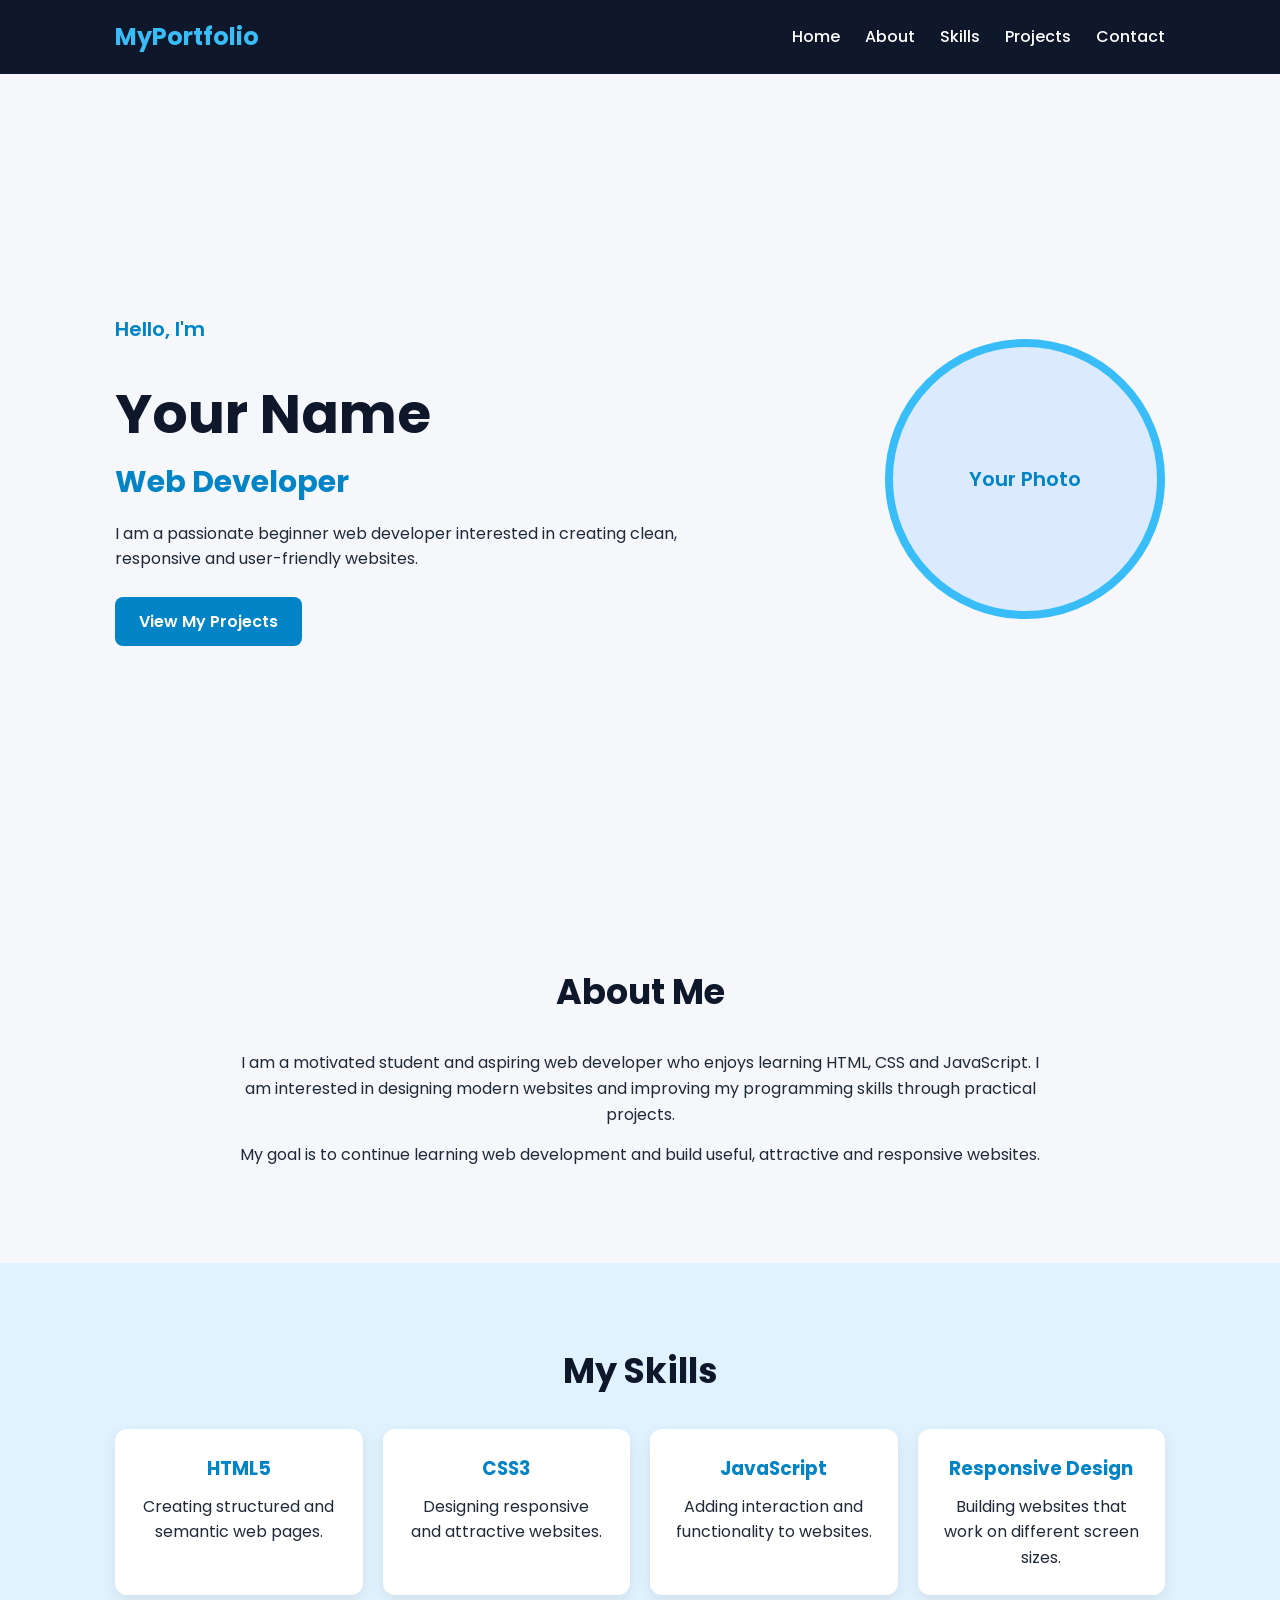
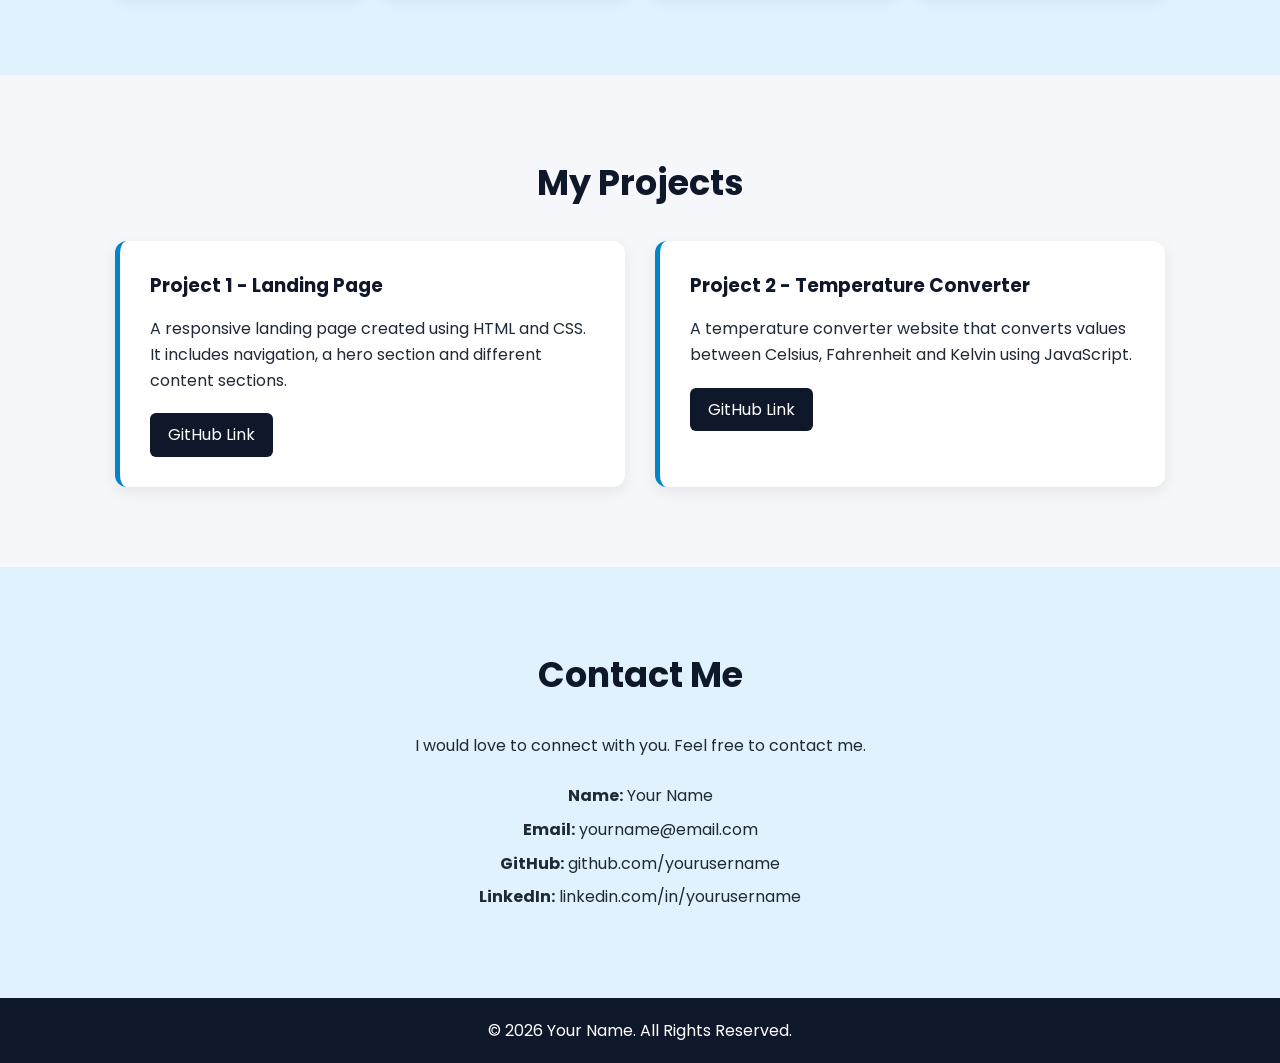
<file: index.html>
<!DOCTYPE html>
<html lang="en">
<head>
    <meta charset="UTF-8">
    <meta name="viewport" content="width=device-width, initial-scale=1.0">
    <title>My Portfolio</title>

    <!-- Google Font -->
    <link rel="preconnect" href="https://fonts.googleapis.com">
    <link rel="preconnect" href="https://fonts.gstatic.com" crossorigin>
    <link href="https://fonts.googleapis.com/css2?family=Poppins:wght@400;500;600;700&display=swap" rel="stylesheet">

    <link rel="stylesheet" href="style.css">
</head>

<body>

    <!-- Navigation -->
    <header>
        <nav class="navbar">
            <h2 class="logo">MyPortfolio</h2>

            <ul class="nav-links">
                <li><a href="#home">Home</a></li>
                <li><a href="#about">About</a></li>
                <li><a href="#skills">Skills</a></li>
                <li><a href="#projects">Projects</a></li>
                <li><a href="#contact">Contact</a></li>
            </ul>
        </nav>
    </header>

    <!-- Hero Section -->
    <section id="home" class="hero">
        <div class="hero-text">
            <p class="intro">Hello, I'm</p>
            <h1>Your Name</h1>
            <h2>Web Developer</h2>

            <p>
                I am a passionate beginner web developer interested in
                creating clean, responsive and user-friendly websites.
            </p>

            <a href="#projects" class="btn">View My Projects</a>
        </div>

        <div class="profile">
            <div class="profile-placeholder">
                Your Photo
            </div>
        </div>
    </section>

    <!-- About Section -->
    <section id="about" class="section">
        <h2>About Me</h2>

        <p>
            I am a motivated student and aspiring web developer who enjoys
            learning HTML, CSS and JavaScript. I am interested in designing
            modern websites and improving my programming skills through
            practical projects.
        </p>

        <p>
            My goal is to continue learning web development and build
            useful, attractive and responsive websites.
        </p>
    </section>

    <!-- Skills Section -->
    <section id="skills" class="section skills-section">
        <h2>My Skills</h2>

        <div class="skills-grid">
            <div class="skill-card">
                <h3>HTML5</h3>
                <p>Creating structured and semantic web pages.</p>
            </div>

            <div class="skill-card">
                <h3>CSS3</h3>
                <p>Designing responsive and attractive websites.</p>
            </div>

            <div class="skill-card">
                <h3>JavaScript</h3>
                <p>Adding interaction and functionality to websites.</p>
            </div>

            <div class="skill-card">
                <h3>Responsive Design</h3>
                <p>Building websites that work on different screen sizes.</p>
            </div>
        </div>
    </section>

    <!-- Projects Section -->
    <section id="projects" class="section">
        <h2>My Projects</h2>

        <div class="projects-grid">

            <div class="project-card">
                <h3>Project 1 - Landing Page</h3>

                <p>
                    A responsive landing page created using HTML and CSS.
                    It includes navigation, a hero section and different
                    content sections.
                </p>

                <a href="#" class="project-btn">GitHub Link</a>
            </div>

            <div class="project-card">
                <h3>Project 2 - Temperature Converter</h3>

                <p>
                    A temperature converter website that converts values
                    between Celsius, Fahrenheit and Kelvin using JavaScript.
                </p>

                <a href="#" class="project-btn">GitHub Link</a>
            </div>

        </div>
    </section>

    <!-- Contact Section -->
    <section id="contact" class="section contact">
        <h2>Contact Me</h2>

        <p>
            I would love to connect with you. Feel free to contact me.
        </p>

        <div class="contact-info">
            <p><strong>Name:</strong> Your Name</p>
            <p><strong>Email:</strong> yourname@email.com</p>
            <p><strong>GitHub:</strong> github.com/yourusername</p>
            <p><strong>LinkedIn:</strong> linkedin.com/in/yourusername</p>
        </div>
    </section>

    <!-- Footer -->
    <footer>
        <p>&copy; 2026 Your Name. All Rights Reserved.</p>
    </footer>

</body>
</html>
</file>
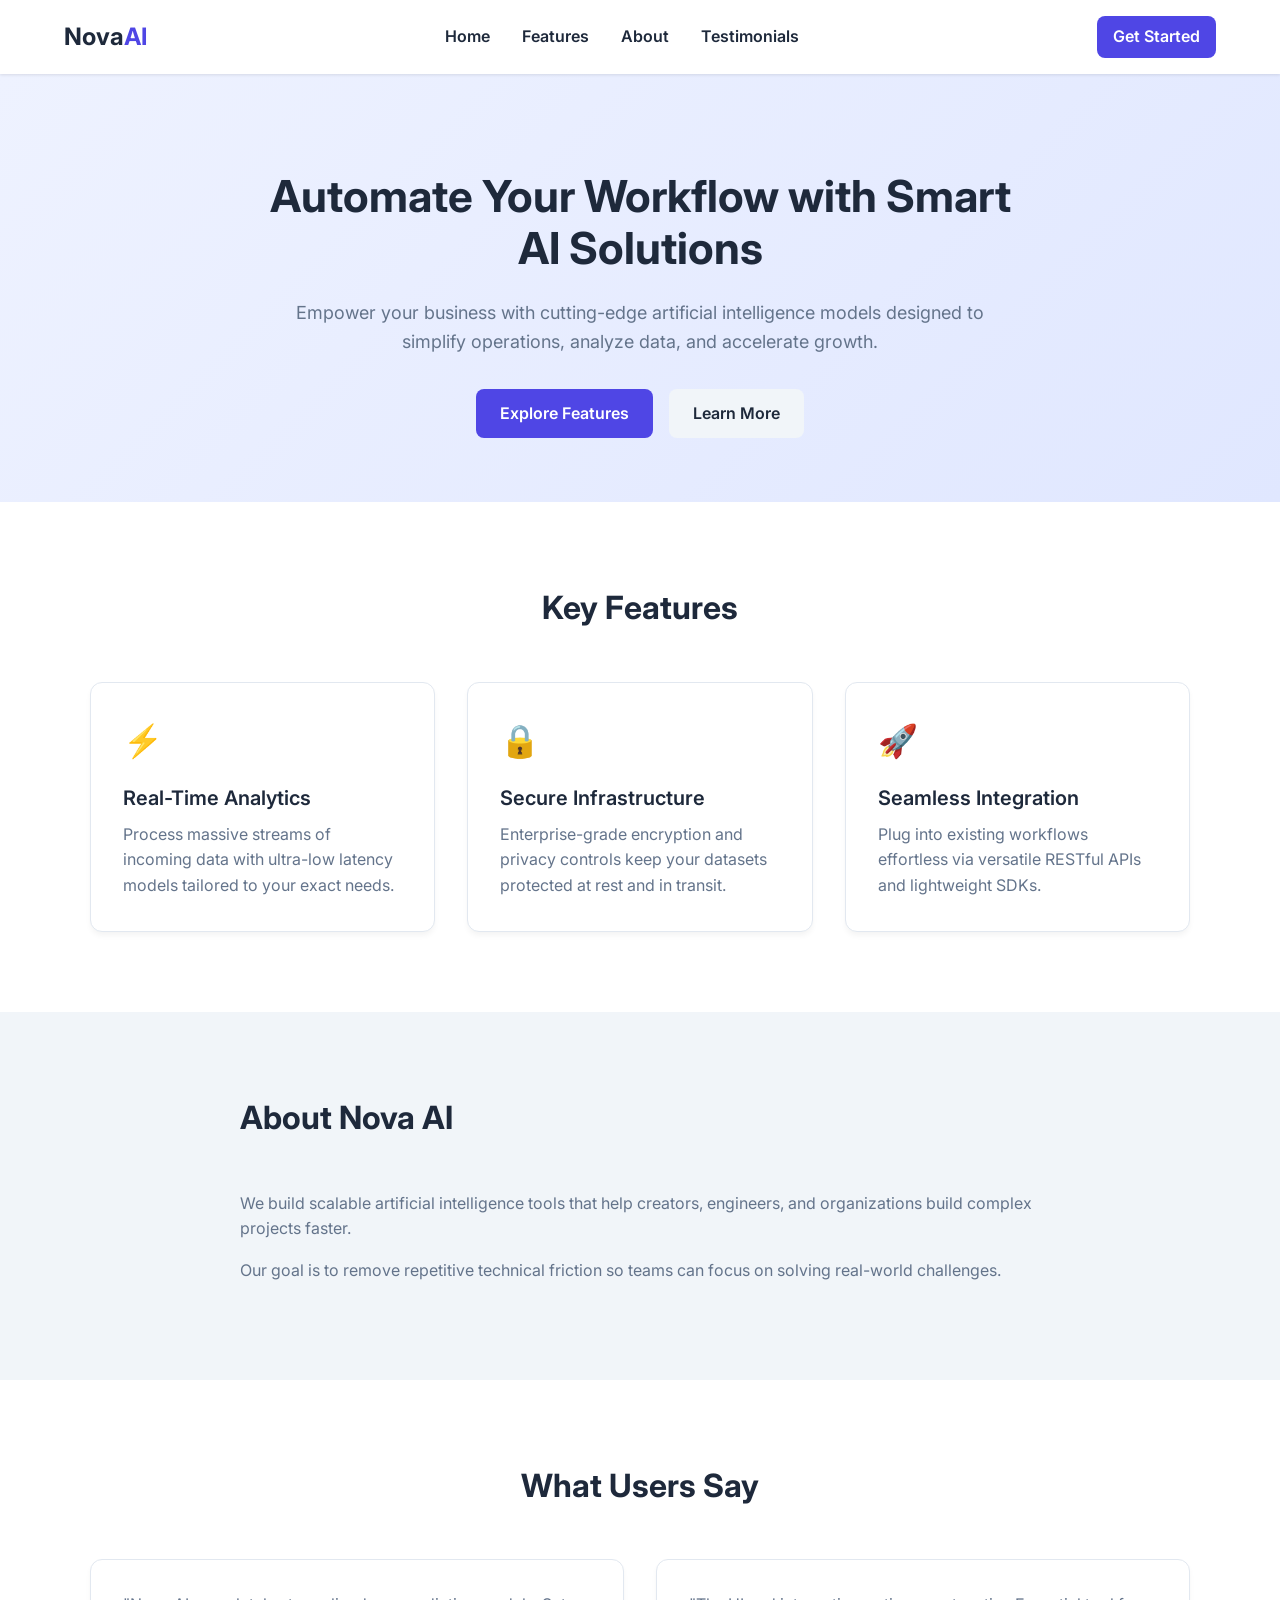
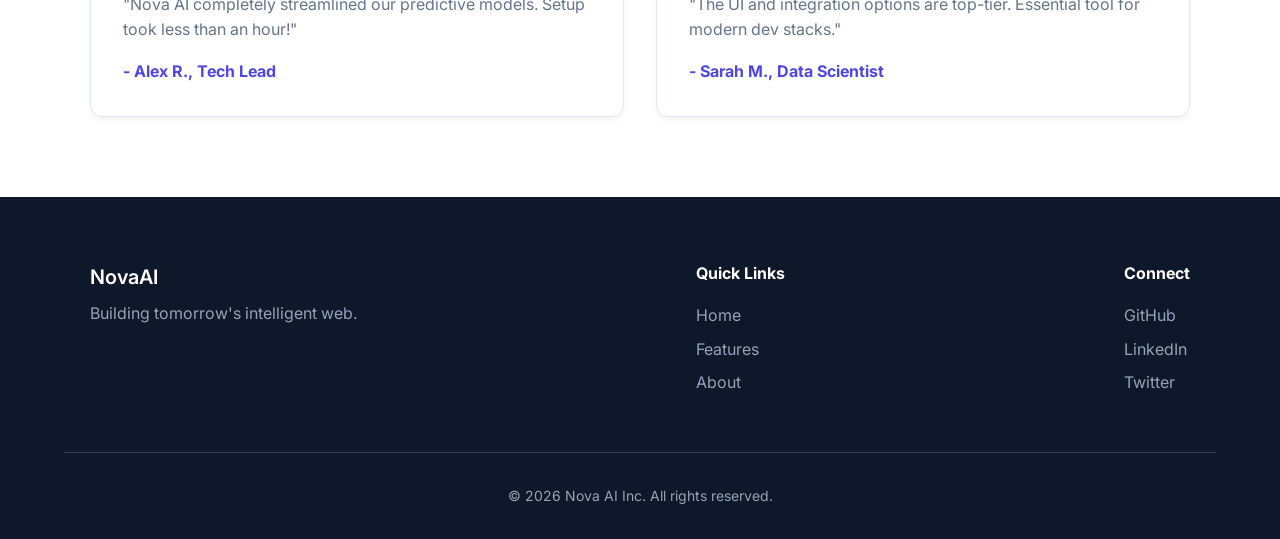
<file: [WebDev]-[Level1-Task1]-LandingPage/index.html>
<!DOCTYPE html>
<html lang="en">
<head>
    <meta charset="UTF-8">
    <meta name="viewport" content="width=device-width, initial-scale=1.0">
    <title>Nova AI - Next Gen Intelligence</title>
    <link rel="stylesheet" href="style.css">
    <!-- Google Fonts for Typography -->
    <link rel="preconnect" href="https://fonts.googleapis.com">
    <link rel="preconnect" href="https://fonts.gstatic.com" crossorigin>
    <link href="https://fonts.googleapis.com/css2?family=Inter:wght@400;600;700&display=swap" rel="stylesheet">
</head>
<body>

    <!-- Sticky Navigation Bar -->
    <header class="navbar">
        <div class="logo">Nova<span>AI</span></div>
        <nav>
            <ul class="nav-links">
                <li><a href="#hero">Home</a></li>
                <li><a href="#features">Features</a></li>
                <li><a href="#about">About</a></li>
                <li><a href="#testimonials">Testimonials</a></li>
            </ul>
        </nav>
        <a href="#hero" class="btn btn-nav">Get Started</a>
    </header>

    <!-- Hero Section -->
    <section id="hero" class="hero-section">
        <div class="hero-content">
            <h1>Automate Your Workflow with Smart AI Solutions</h1>
            <p>Empower your business with cutting-edge artificial intelligence models designed to simplify operations, analyze data, and accelerate growth.</p>
            <div class="hero-buttons">
                <a href="#features" class="btn btn-primary">Explore Features</a>
                <a href="#about" class="btn btn-secondary">Learn More</a>
            </div>
        </div>
    </section>

    <!-- Features Section -->
    <section id="features" class="section">
        <h2 class="section-title">Key Features</h2>
        <div class="card-grid">
            <div class="card">
                <div class="icon">⚡</div>
                <h3>Real-Time Analytics</h3>
                <p>Process massive streams of incoming data with ultra-low latency models tailored to your exact needs.</p>
            </div>
            <div class="card">
                <div class="icon">🔒</div>
                <h3>Secure Infrastructure</h3>
                <p>Enterprise-grade encryption and privacy controls keep your datasets protected at rest and in transit.</p>
            </div>
            <div class="card">
                <div class="icon">🚀</div>
                <h3>Seamless Integration</h3>
                <p>Plug into existing workflows effortless via versatile RESTful APIs and lightweight SDKs.</p>
            </div>
        </div>
    </section>

    <!-- About Section -->
    <section id="about" class="section bg-alt">
        <div class="about-container">
            <div class="about-text">
                <h2 class="section-title left-align">About Nova AI</h2>
                <p>We build scalable artificial intelligence tools that help creators, engineers, and organizations build complex projects faster.</p>
                <p>Our goal is to remove repetitive technical friction so teams can focus on solving real-world challenges.</p>
            </div>
        </div>
    </section>

    <!-- Testimonials Section -->
    <section id="testimonials" class="section">
        <h2 class="section-title">What Users Say</h2>
        <div class="card-grid">
            <div class="card testimonial-card">
                <p>"Nova AI completely streamlined our predictive models. Setup took less than an hour!"</p>
                <h4>- Alex R., Tech Lead</h4>
            </div>
            <div class="card testimonial-card">
                <p>"The UI and integration options are top-tier. Essential tool for modern dev stacks."</p>
                <h4>- Sarah M., Data Scientist</h4>
            </div>
        </div>
    </section>

    <!-- Footer Section -->
    <footer class="footer">
        <div class="footer-container">
            <div class="footer-brand">
                <h3>Nova<span>AI</span></h3>
                <p>Building tomorrow's intelligent web.</p>
            </div>
            <div class="footer-links">
                <h4>Quick Links</h4>
                <ul>
                    <li><a href="#hero">Home</a></li>
                    <li><a href="#features">Features</a></li>
                    <li><a href="#about">About</a></li>
                </ul>
            </div>
            <div class="footer-social">
                <h4>Connect</h4>
                <div class="social-links">
                    <a href="#">GitHub</a>
                    <a href="#">LinkedIn</a>
                    <a href="#">Twitter</a>
                </div>
            </div>
        </div>
        <div class="footer-bottom">
            <p>&copy; 2026 Nova AI Inc. All rights reserved.</p>
        </div>
    </footer>

</body>
</html>
</file>
<file: style.css>
/* General Reset */
* {
    margin: 0;
    padding: 0;
    box-sizing: border-box;
}

html {
    scroll-behavior: smooth;
}

body {
    font-family: "Poppins", sans-serif;
    background-color: #f5f7fb;
    color: #1f2937;
    line-height: 1.6;
}

/* Navigation */
header {
    position: sticky;
    top: 0;
    z-index: 1000;
    background-color: #0f172a;
}

.navbar {
    max-width: 1100px;
    margin: auto;
    padding: 18px 25px;
    display: flex;
    justify-content: space-between;
    align-items: center;
}

.logo {
    color: #38bdf8;
    font-size: 24px;
}

.nav-links {
    display: flex;
    list-style: none;
    gap: 25px;
}

.nav-links a {
    color: white;
    text-decoration: none;
    font-weight: 500;
    transition: color 0.3s;
}

.nav-links a:hover {
    color: #38bdf8;
}

/* Hero */
.hero {
    min-height: 90vh;
    max-width: 1100px;
    margin: auto;
    padding: 70px 25px;
    display: flex;
    justify-content: space-between;
    align-items: center;
    gap: 50px;
}

.hero-text {
    max-width: 600px;
}

.intro {
    color: #0284c7;
    font-size: 20px;
    font-weight: 600;
}

.hero h1 {
    font-size: 55px;
    color: #0f172a;
}

.hero h2 {
    font-size: 30px;
    color: #0284c7;
    margin-bottom: 15px;
}

.hero-text p {
    margin-bottom: 25px;
}

.btn {
    display: inline-block;
    background-color: #0284c7;
    color: white;
    text-decoration: none;
    padding: 12px 24px;
    border-radius: 8px;
    font-weight: 600;
    transition: background-color 0.3s;
}

.btn:hover {
    background-color: #0369a1;
}

/* Profile Placeholder */
.profile-placeholder {
    width: 280px;
    height: 280px;
    border-radius: 50%;
    background-color: #dbeafe;
    border: 8px solid #38bdf8;

    display: flex;
    align-items: center;
    justify-content: center;

    color: #0284c7;
    font-weight: 600;
    font-size: 20px;
}

/* Sections */
.section {
    max-width: 1100px;
    margin: auto;
    padding: 80px 25px;
}

.section h2 {
    text-align: center;
    font-size: 35px;
    color: #0f172a;
    margin-bottom: 30px;
}

.section > p {
    max-width: 800px;
    margin: 0 auto 15px;
    text-align: center;
}

/* Skills */
.skills-section {
    background-color: #e0f2fe;
    max-width: none;
    padding-left: calc((100% - 1050px) / 2);
    padding-right: calc((100% - 1050px) / 2);
}

.skills-grid {
    display: grid;
    grid-template-columns: repeat(4, 1fr);
    gap: 20px;
}

.skill-card {
    background-color: white;
    padding: 25px;
    border-radius: 12px;
    text-align: center;
    box-shadow: 0 5px 15px rgba(0, 0, 0, 0.08);
}

.skill-card h3 {
    color: #0284c7;
    margin-bottom: 10px;
}

/* Projects */
.projects-grid {
    display: grid;
    grid-template-columns: repeat(2, 1fr);
    gap: 30px;
}

.project-card {
    background-color: white;
    padding: 30px;
    border-radius: 12px;
    border-left: 5px solid #0284c7;
    box-shadow: 0 5px 15px rgba(0, 0, 0, 0.08);
}

.project-card h3 {
    color: #0f172a;
    margin-bottom: 15px;
}

.project-card p {
    margin-bottom: 20px;
}

.project-btn {
    display: inline-block;
    background-color: #0f172a;
    color: white;
    padding: 9px 18px;
    border-radius: 6px;
    text-decoration: none;
}

.project-btn:hover {
    background-color: #0284c7;
}

/* Contact */
.contact {
    background-color: #e0f2fe;
    max-width: none;
    text-align: center;
}

.contact-info {
    margin-top: 25px;
}

.contact-info p {
    margin: 8px;
}

/* Footer */
footer {
    background-color: #0f172a;
    color: white;
    text-align: center;
    padding: 20px;
}

/* Responsive Design */
@media (max-width: 800px) {

    .navbar {
        flex-direction: column;
        gap: 15px;
    }

    .nav-links {
        gap: 12px;
        flex-wrap: wrap;
        justify-content: center;
    }

    .hero {
        flex-direction: column-reverse;
        text-align: center;
        padding-top: 50px;
    }

    .hero h1 {
        font-size: 42px;
    }

    .skills-grid {
        grid-template-columns: repeat(2, 1fr);
    }

    .projects-grid {
        grid-template-columns: 1fr;
    }
}

@media (max-width: 500px) {

    .nav-links {
        gap: 8px;
        font-size: 13px;
    }

    .profile-placeholder {
        width: 210px;
        height: 210px;
    }

    .hero h1 {
        font-size: 35px;
    }

    .hero h2 {
        font-size: 24px;
    }

    .skills-grid {
        grid-template-columns: 1fr;
    }

    .section {
        padding: 60px 20px;
    }
}
</file>
<file: [WebDev]-[Level1-Task1]-LandingPage/style.css>
/* Reset and Box Sizing */
* {
    margin: 0;
    padding: 0;
    box-sizing: border-box;
}

:root {
    --primary-color: #4f46e5;
    --primary-hover: #4338ca;
    --bg-dark: #0f172a;
    --bg-light: #f8fafc;
    --bg-alt: #f1f5f9;
    --text-dark: #1e293b;
    --text-muted: #64748b;
    --text-light: #ffffff;
    --card-bg: #ffffff;
}

html {
    scroll-behavior: smooth;
    font-family: 'Inter', sans-serif;
    color: var(--text-dark);
    line-height: 1.6;
}

/* Typography */
h1 {
    font-size: 2.75rem;
    font-weight: 700;
    line-height: 1.2;
}

h2 {
    font-size: 2rem;
    font-weight: 700;
}

h3 {
    font-size: 1.25rem;
    font-weight: 600;
}

p {
    font-size: 1rem;
    color: var(--text-muted);
}

/* Navigation Bar */
.navbar {
    position: sticky;
    top: 0;
    z-index: 1000;
    display: flex;
    justify-content: space-between;
    align-items: center;
    padding: 1rem 5%;
    background-color: rgba(255, 255, 255, 0.95);
    backdrop-filter: blur(8px);
    box-shadow: 0 1px 3px rgba(0, 0, 0, 0.1);
}

.logo {
    font-size: 1.5rem;
    font-weight: 700;
    color: var(--text-dark);
}

.logo span {
    color: var(--primary-color);
}

.nav-links {
    display: flex;
    list-style: none;
    gap: 2rem;
}

.nav-links a {
    text-decoration: none;
    color: var(--text-dark);
    font-weight: 600;
    transition: color 0.2s;
}

.nav-links a:hover {
    color: var(--primary-color);
}

/* Buttons */
.btn {
    display: inline-block;
    padding: 0.75rem 1.5rem;
    border-radius: 8px;
    font-weight: 600;
    text-decoration: none;
    transition: background-color 0.2s, transform 0.1s;
}

.btn-primary {
    background-color: var(--primary-color);
    color: var(--text-light);
}

.btn-primary:hover {
    background-color: var(--primary-hover);
}

.btn-secondary {
    background-color: var(--bg-alt);
    color: var(--text-dark);
}

.btn-secondary:hover {
    background-color: #e2e8f0;
}

.btn-nav {
    background-color: var(--primary-color);
    color: var(--text-light);
    padding: 0.5rem 1rem;
}

/* Hero Section */
.hero-section {
    display: flex;
    align-items: center;
    justify-content: center;
    text-align: center;
    padding: 6rem 5% 4rem;
    background: linear-gradient(135deg, #eef2ff 0%, #e0e7ff 100%);
}

.hero-content {
    max-width: 750px;
}

.hero-content p {
    margin: 1.5rem 0 2rem;
    font-size: 1.125rem;
}

.hero-buttons {
    display: flex;
    gap: 1rem;
    justify-content: center;
}

/* General Layout Sections */
.section {
    padding: 5rem 5%;
}

.bg-alt {
    background-color: var(--bg-alt);
}

.section-title {
    text-align: center;
    margin-bottom: 3rem;
}

.left-align {
    text-align: left;
}

/* Cards & Grid Layout */
.card-grid {
    display: grid;
    grid-template-columns: repeat(auto-fit, minmax(250px, 1fr));
    gap: 2rem;
    max-width: 1100px;
    margin: 0 auto;
}

.card {
    background-color: var(--card-bg);
    padding: 2rem;
    border-radius: 12px;
    border: 1px solid #e2e8f0;
    box-shadow: 0 4px 6px -1px rgba(0, 0, 0, 0.05);
}

.card .icon {
    font-size: 2rem;
    margin-bottom: 1rem;
}

.card h3 {
    margin-bottom: 0.5rem;
}

.testimonial-card h4 {
    margin-top: 1rem;
    color: var(--primary-color);
}

/* About Section Layout */
.about-container {
    max-width: 800px;
    margin: 0 auto;
}

.about-text p {
    margin-bottom: 1rem;
}

/* Footer Section */
.footer {
    background-color: var(--bg-dark);
    color: var(--text-light);
    padding: 4rem 5% 2rem;
}

.footer-container {
    display: flex;
    flex-wrap: wrap;
    justify-content: space-between;
    gap: 2rem;
    max-width: 1100px;
    margin: 0 auto 3rem;
}

.footer-brand p {
    color: #94a3b8;
    margin-top: 0.5rem;
}

.footer-links h4, .footer-social h4 {
    margin-bottom: 1rem;
}

.footer-links ul {
    list-style: none;
}

.footer-links a, .footer-social a {
    color: #94a3b8;
    text-decoration: none;
    display: block;
    margin-bottom: 0.5rem;
    transition: color 0.2s;
}

.footer-links a:hover, .footer-social a:hover {
    color: var(--text-light);
}

.footer-bottom {
    text-align: center;
    border-top: 1px solid #334155;
    padding-top: 2rem;
}

.footer-bottom p {
    color: #94a3b8;
    font-size: 0.875rem;
}

/* Responsive Media Queries */
@media (max-width: 768px) {
    .navbar {
        flex-direction: column;
        gap: 1rem;
    }

    .nav-links {
        gap: 1rem;
    }

    h1 {
        font-size: 2rem;
    }

    .hero-buttons {
        flex-direction: column;
    }

    .footer-container {
        flex-direction: column;
    }
}
</file>
